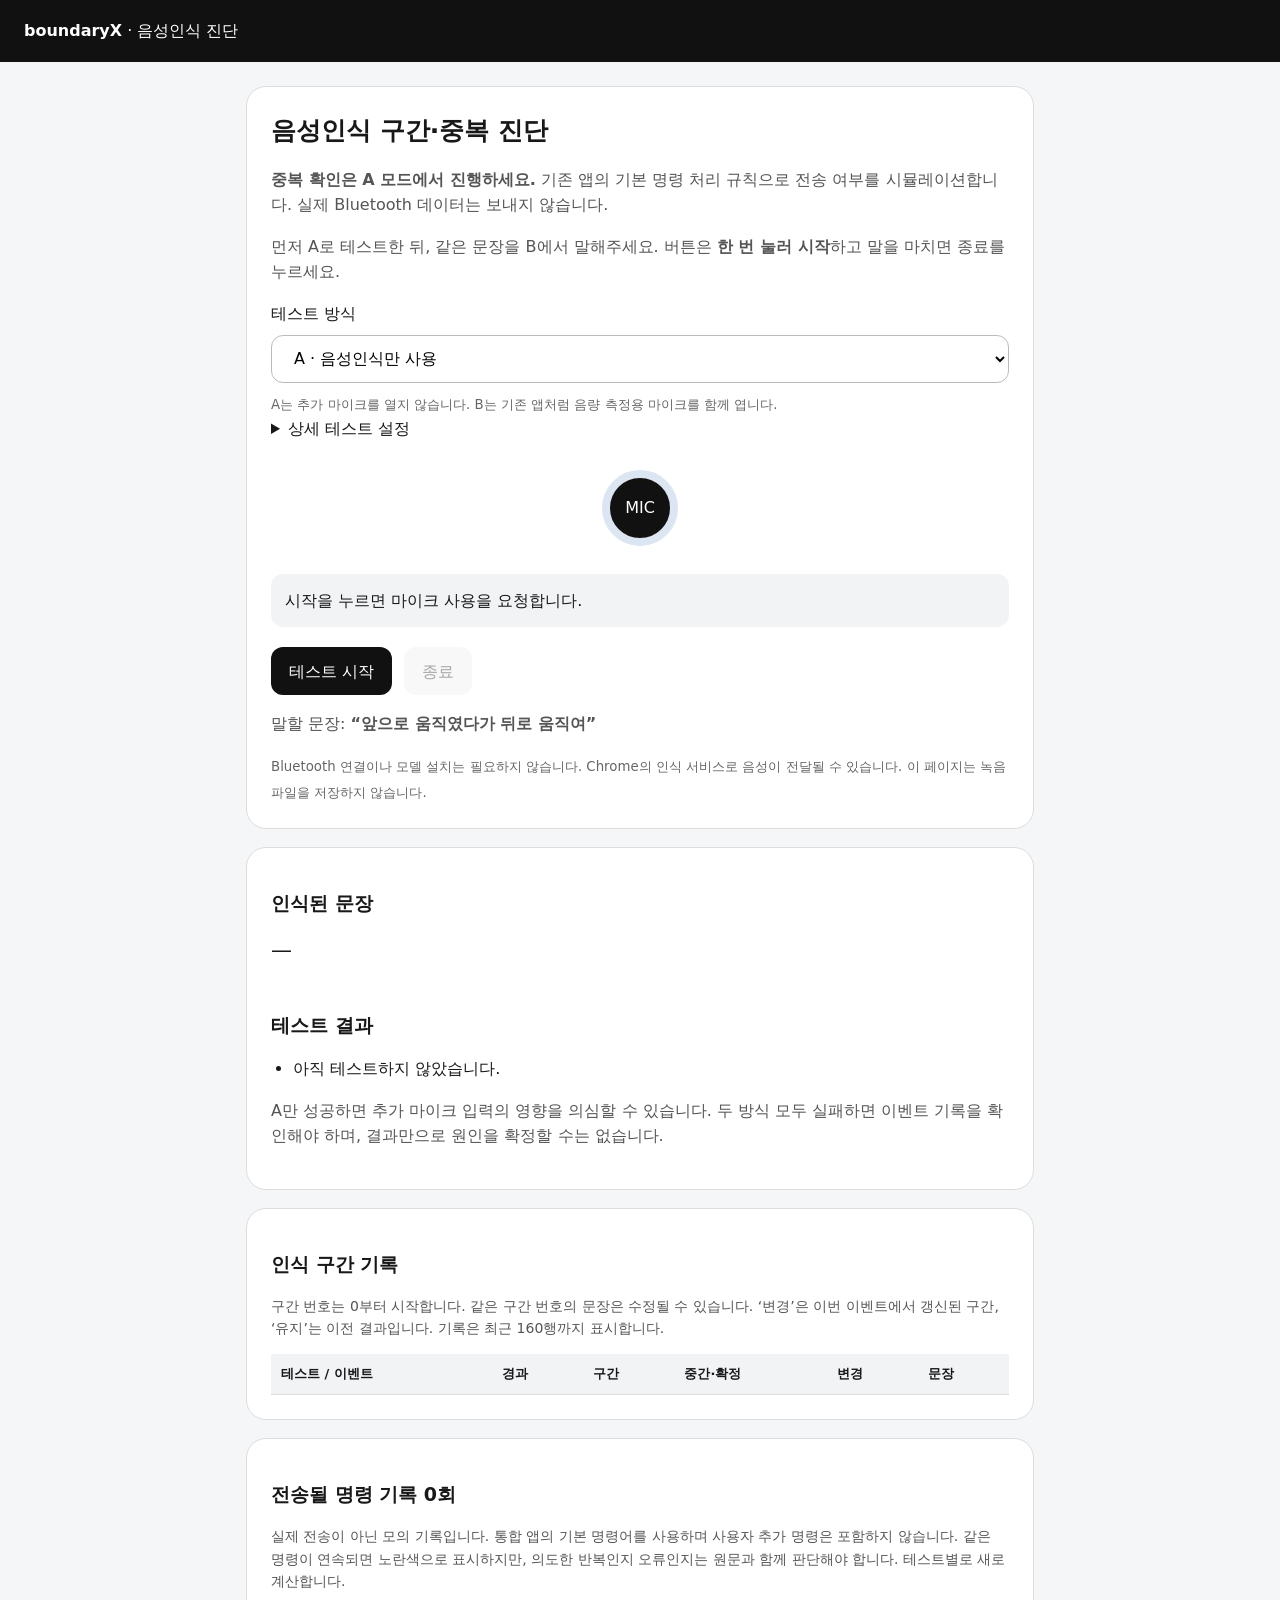
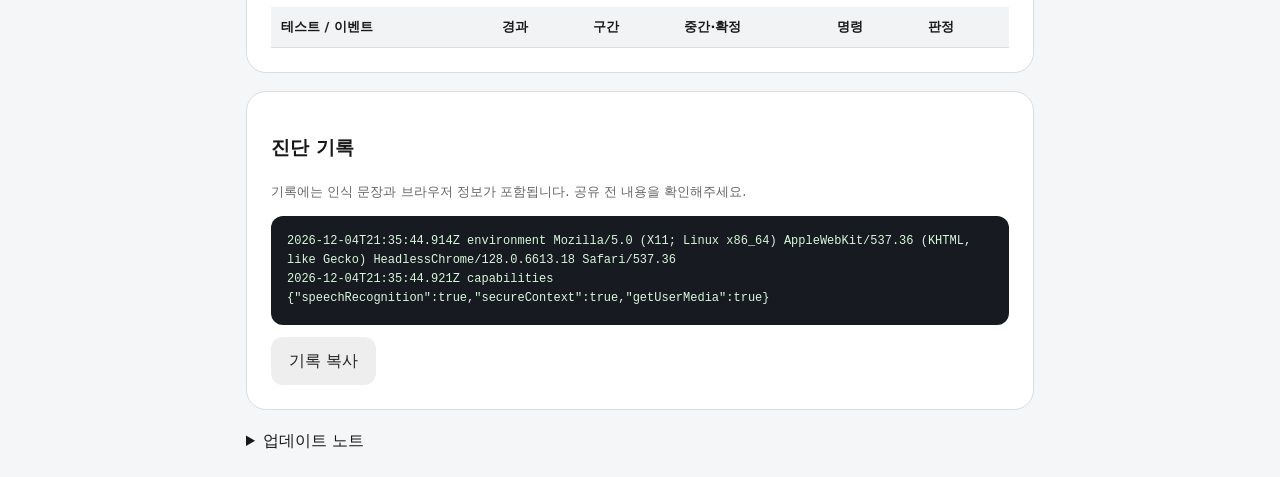
<file: speech-diagnostic/index.html>
<!doctype html><html lang="ko"><head><meta charset="utf-8"><meta name="viewport" content="width=device-width,initial-scale=1"><title>음성인식 비교 테스트 · boundaryX</title>
<style>*{box-sizing:border-box}body{margin:0;background:#f5f6f8;color:#181818;font:16px/1.6 system-ui,sans-serif}header{background:#111;color:white;padding:18px 24px}main{max-width:820px;margin:24px auto;padding:0 16px}section{background:white;border:1px solid #ddd;border-radius:20px;padding:24px;margin:18px 0}h1{font-size:25px;margin:0 0 12px}h2{font-size:19px}p{color:#555}button,select{font:inherit;min-height:48px;border-radius:12px;padding:10px 18px}button{background:#111;color:white;border:0;cursor:pointer}button:disabled{opacity:.4;cursor:default}select{width:100%;border:1px solid #bbb;background:white;margin:8px 0}label{display:block}.buttons{display:flex;flex-wrap:wrap;gap:12px;margin-top:20px}.secondary{background:#eee;color:#222}.status{background:#f1f3f5;border-radius:12px;padding:14px;margin:20px 0;overflow-wrap:anywhere}#ring{width:76px;height:76px;background:#111;color:white;display:grid;place-items:center;border:8px solid #dce5f2;border-radius:50%;margin:28px auto;transform:scale(var(--level,1))}#result{font-size:21px;white-space:pre-wrap;overflow-wrap:anywhere;min-height:60px}pre{white-space:pre-wrap;overflow-wrap:anywhere;font:12px/1.6 monospace;background:#171a20;color:#d8f8dc;padding:16px;border-radius:12px;max-height:330px;overflow:auto}small{color:#666}#outcomes{padding-left:22px}@media(max-width:480px){section{padding:18px}.buttons button{flex:1}}@media(prefers-reduced-motion:reduce){#ring{transform:none}}.table-scroll{overflow:auto}table{border-collapse:collapse;width:100%;font-size:13px}th,td{text-align:left;vertical-align:top;padding:10px;border-bottom:1px solid #ddd}th{background:#f1f3f5;white-space:nowrap}td:last-child{min-width:160px;overflow-wrap:anywhere}.final{color:#11683b;font-weight:bold}.interim{color:#8a5c00}.duplicate{background:#fff2cd}.hint{font-size:14px}.counter{font-weight:bold} </style></head><body><header><strong>boundaryX</strong> · 음성인식 진단</header><main>
<section><h1>음성인식 구간·중복 진단</h1><p><strong>중복 확인은 A 모드에서 진행하세요.</strong> 기존 앱의 기본 명령 처리 규칙으로 전송 여부를 시뮬레이션합니다. 실제 Bluetooth 데이터는 보내지 않습니다.</p><p>먼저 A로 테스트한 뒤, 같은 문장을 B에서 말해주세요. 버튼은 <strong>한 번 눌러 시작</strong>하고 말을 마치면 종료를 누르세요.</p><label for="mode">테스트 방식</label><select id="mode"><option value="basic">A · 음성인식만 사용</option><option value="meter">B · 음성인식 + 마이크 원 반응</option></select><small>A는 추가 마이크를 열지 않습니다. B는 기존 앱처럼 음량 측정용 마이크를 함께 엽니다.</small><details><summary>상세 테스트 설정</summary><label><input id="continuous" type="checkbox" checked> 연속 인식 사용 (기존 웹앱과 동일)</label><small>A·B 모두 실패할 때만 끄고 다시 비교해주세요.</small></details><div id="ring" aria-hidden="true">MIC</div><div id="status" class="status" role="status">시작을 누르면 마이크 사용을 요청합니다.</div><div class="buttons"><button id="start">테스트 시작</button><button id="stop" class="secondary" disabled>종료</button></div><p>말할 문장: <strong>“앞으로 움직였다가 뒤로 움직여”</strong></p><small>Bluetooth 연결이나 모델 설치는 필요하지 않습니다. Chrome의 인식 서비스로 음성이 전달될 수 있습니다. 이 페이지는 녹음 파일을 저장하지 않습니다.</small></section>
<section><h2>인식된 문장</h2><div id="result" aria-live="polite">—</div><h2>테스트 결과</h2><ul id="outcomes"><li>아직 테스트하지 않았습니다.</li></ul><p>A만 성공하면 추가 마이크 입력의 영향을 의심할 수 있습니다. 두 방식 모두 실패하면 이벤트 기록을 확인해야 하며, 결과만으로 원인을 확정할 수는 없습니다.</p></section>
<section><h2>인식 구간 기록</h2><p class="hint">구간 번호는 0부터 시작합니다. 같은 구간 번호의 문장은 수정될 수 있습니다. ‘변경’은 이번 이벤트에서 갱신된 구간, ‘유지’는 이전 결과입니다. 기록은 최근 160행까지 표시합니다.</p><div class="table-scroll"><table><thead><tr><th>테스트 / 이벤트</th><th>경과</th><th>구간</th><th>중간·확정</th><th>변경</th><th>문장</th></tr></thead><tbody id="segments"></tbody></table></div></section>
<section><h2>전송될 명령 기록 <span id="send-count" class="counter">0회</span></h2><p class="hint">실제 전송이 아닌 모의 기록입니다. 통합 앱의 기본 명령어를 사용하며 사용자 추가 명령은 포함하지 않습니다. 같은 명령이 연속되면 노란색으로 표시하지만, 의도한 반복인지 오류인지는 원문과 함께 판단해야 합니다. 테스트별로 새로 계산합니다.</p><div class="table-scroll"><table><thead><tr><th>테스트 / 이벤트</th><th>경과</th><th>구간</th><th>중간·확정</th><th>명령</th><th>판정</th></tr></thead><tbody id="transmissions"></tbody></table></div></section>
<section><h2>진단 기록</h2><small>기록에는 인식 문장과 브라우저 정보가 포함됩니다. 공유 전 내용을 확인해주세요.</small><pre id="log"></pre><button id="copy" class="secondary">기록 복사</button><span id="copy-status" role="status"></span></section><details><summary>업데이트 노트</summary><p>2026.11.11 · 구간 번호·중간/확정 상태·모의 전송 기록 추가. 기본 STT와 추가 마이크 입력 비교, 단계별 이벤트 기록, 결과 없이 종료된 경우의 안내를 추가했습니다.</p></details></main><script src="command-tracker.js?v=segments-1"></script><script src="segment-log.js?v=segments-1"></script><script src="diagnostic.js?v=segments-1"></script></body></html>
</file>
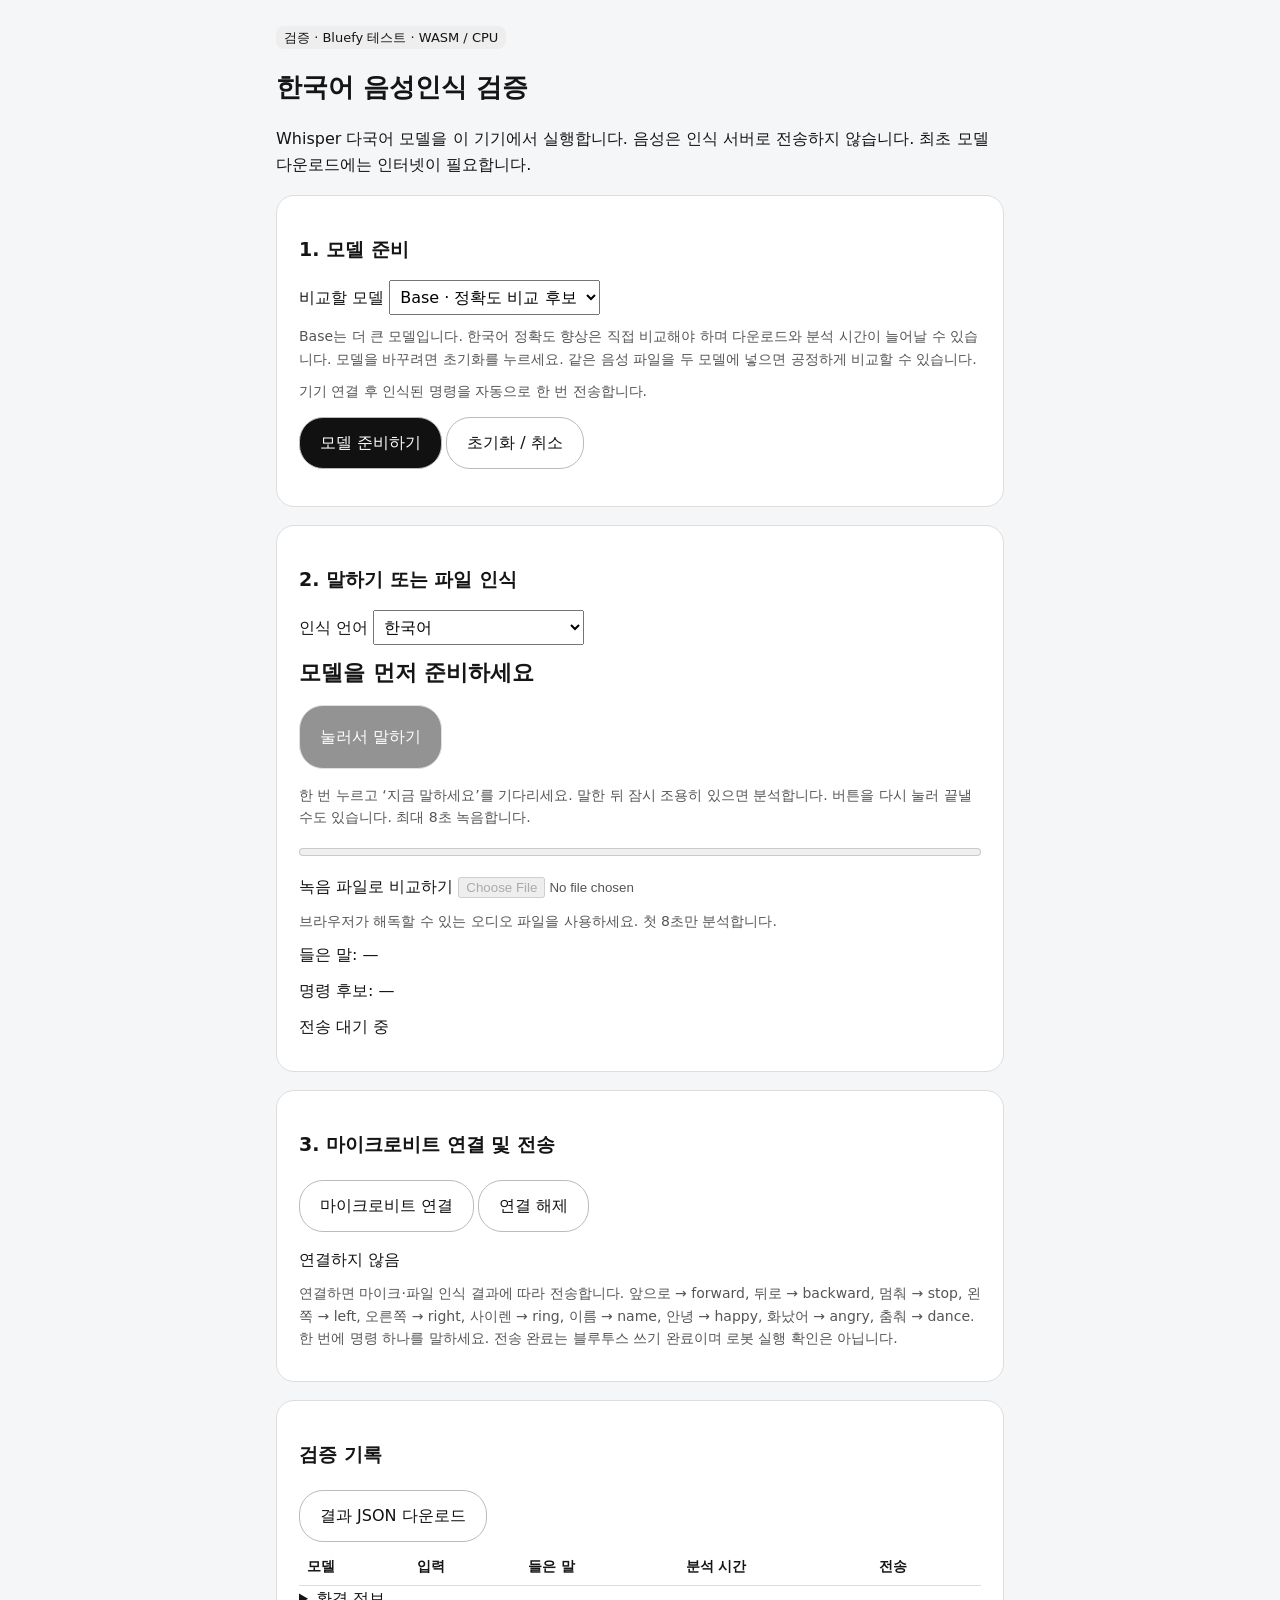
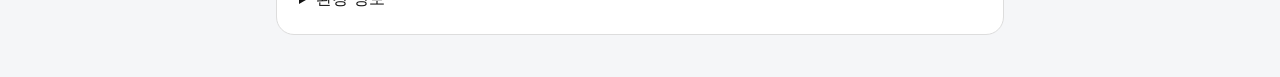
<file: whisper-test/index.html>
<!doctype html><html lang="ko"><meta charset="utf-8"><meta name="viewport" content="width=device-width,initial-scale=1"><title>음성인식 로컬 검증</title><style>
*{box-sizing:border-box}body{margin:0;background:#f5f6f8;color:#151515;font:16px/1.6 system-ui,sans-serif}main{max-width:760px;margin:auto;padding:24px 16px}section{background:white;border:1px solid #ddd;border-radius:18px;padding:22px;margin:18px 0}h1{font-size:26px}h2{font-size:19px}button,.file{border:1px solid #bbb;border-radius:24px;padding:12px 20px;background:white;color:#111;font:inherit;cursor:pointer;display:inline-block;margin:5px 4px 5px 0}button.primary{background:#111;color:white}button:disabled{opacity:.45;cursor:default}p{margin:10px 0}.muted{color:#555;font-size:14px}#status{font-size:22px;font-weight:bold}#heard{overflow-wrap:anywhere}progress{width:100%}pre{white-space:pre-wrap;overflow-wrap:anywhere;font-size:12px}label{display:block;margin:10px 0}select{font:inherit;padding:6px}#mic{min-height:64px}input[type=file]{max-width:100%}table{width:100%;font-size:14px;border-collapse:collapse}td,th{padding:8px;text-align:left;border-bottom:1px solid #ddd}.scroll{overflow:auto}.badge{font-size:13px;background:#eee;padding:4px 8px;border-radius:8px}</style>
<main><span class="badge">검증 · Bluefy 테스트 · WASM / CPU</span><h1>한국어 음성인식 검증</h1><p>Whisper 다국어 모델을 이 기기에서 실행합니다. 음성은 인식 서버로 전송하지 않습니다. 최초 모델 다운로드에는 인터넷이 필요합니다.</p>
<section><h2>1. 모델 준비</h2><label>비교할 모델 <select id="model"><option value="base">Base · 정확도 비교 후보</option><option value="tiny">Tiny · 기존 모델</option></select></label><p class="muted">Base는 더 큰 모델입니다. 한국어 정확도 향상은 직접 비교해야 하며 다운로드와 분석 시간이 늘어날 수 있습니다. 모델을 바꾸려면 초기화를 누르세요. 같은 음성 파일을 두 모델에 넣으면 공정하게 비교할 수 있습니다.</p><p class="muted">기기 연결 후 인식된 명령을 자동으로 한 번 전송합니다.</p><button id="load" class="primary">모델 준비하기</button><button id="reset">초기화 / 취소</button><progress id="progress" max="100" value="0" hidden></progress><p id="download" class="muted"></p></section>
<section><h2>2. 말하기 또는 파일 인식</h2><label>인식 언어 <select id="language"><option value="korean">한국어</option><option value="english">English (테스트 파일용)</option></select></label><p id="status" role="status" aria-live="polite">모델을 먼저 준비하세요</p><button id="mic" class="primary" disabled>눌러서 말하기</button><p class="muted">한 번 누르고 ‘지금 말하세요’를 기다리세요. 말한 뒤 잠시 조용히 있으면 분석합니다. 버튼을 다시 눌러 끝낼 수도 있습니다. 최대 8초 녹음합니다.</p><meter id="level" min="0" max="0.1" value="0" style="width:100%"></meter><label>녹음 파일로 비교하기 <input id="file" type="file" accept="audio/*" disabled></label><p class="muted">브라우저가 해독할 수 있는 오디오 파일을 사용하세요. 첫 8초만 분석합니다.</p><p id="heard">들은 말: —</p><p id="command">명령 후보: —</p><p id="transmission" role="status" aria-live="polite">전송 대기 중</p><p id="timing" class="muted"></p></section>
<section><h2>3. 마이크로비트 연결 및 전송</h2><button id="ble">마이크로비트 연결</button><button id="disconnect">연결 해제</button><p id="bleStatus">연결하지 않음</p><p class="muted">연결하면 마이크·파일 인식 결과에 따라 전송합니다. 앞으로 → forward, 뒤로 → backward, 멈춰 → stop, 왼쪽 → left, 오른쪽 → right, 사이렌 → ring, 이름 → name, 안녕 → happy, 화났어 → angry, 춤춰 → dance. 한 번에 명령 하나를 말하세요. 전송 완료는 블루투스 쓰기 완료이며 로봇 실행 확인은 아닙니다.</p></section>
<section><h2>검증 기록</h2><button id="export">결과 JSON 다운로드</button><div class="scroll"><table><thead><tr><th>모델</th><th>입력</th><th>들은 말</th><th>분석 시간</th><th>전송</th></tr></thead><tbody id="rows"></tbody></table></div><details><summary>환경 정보</summary><pre id="diagnostics"></pre></details></section></main><script type="module" src="app.js?v=ble-2"></script></html>
</file>
